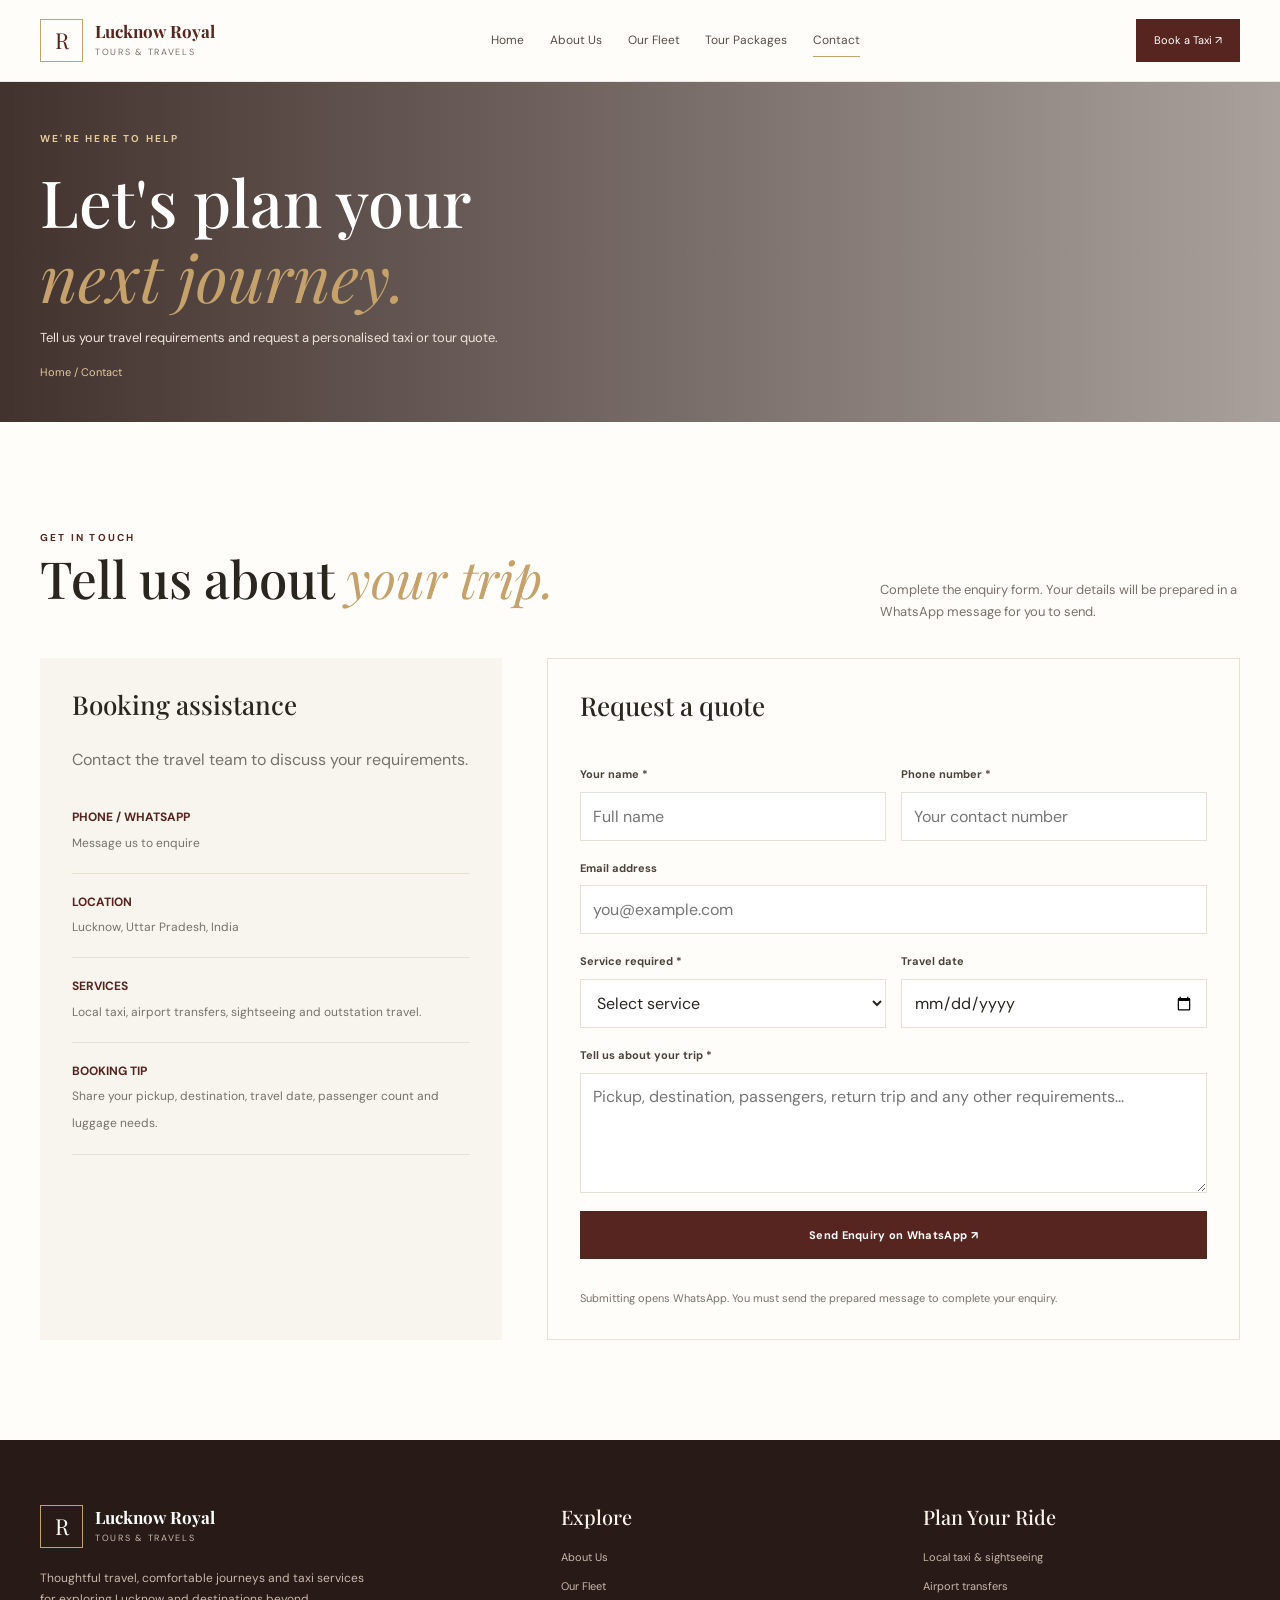
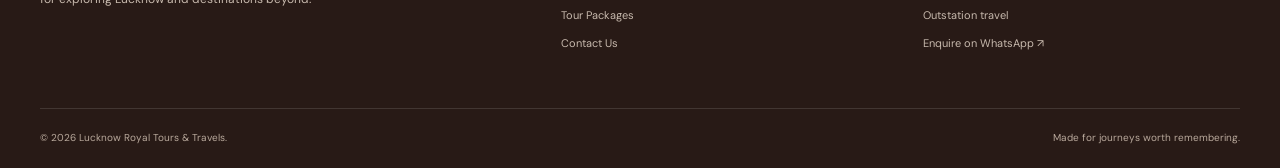
<file: contact.html>
<!DOCTYPE html>
<html lang="en">
<head>
  <meta charset="UTF-8">
  <meta name="viewport" content="width=device-width, initial-scale=1">
  <title>Contact & Book a Taxi | Lucknow Royal Tours & Travels</title>
  <link rel="stylesheet" href="css/style.css">
  <script src="js/script.js" defer></script>
</head>
<body>
  <div id="site-header"></div>

  <main>
    <section class="page-hero">
      <div class="container">
        <span class="eyebrow light">WE'RE HERE TO HELP</span>
        <h1>Let's plan your<br><em>next journey.</em></h1>
        <p>Tell us your travel requirements and request a personalised taxi or tour quote.</p>
        <div class="breadcrumb"><a href="index.html">Home</a> / Contact</div>
      </div>
    </section>

    <section class="section-pad">
      <div class="container">
        <div class="section-heading">
          <div>
            <span class="eyebrow">GET IN TOUCH</span>
            <h2>Tell us about <em>your trip.</em></h2>
          </div>
          <p>Complete the enquiry form. Your details will be prepared in a WhatsApp message for you to send.</p>
        </div>

        <div class="contact-grid">
          <aside class="contact-panel reveal">
            <h3>Booking assistance</h3>
            <p>Contact the travel team to discuss your requirements.</p>

            <div class="contact-detail">
              <strong>PHONE / WHATSAPP</strong>
              <a href="#" data-whatsapp>Message us to enquire</a>
            </div>
            <div class="contact-detail">
              <strong>LOCATION</strong>
              <span>Lucknow, Uttar Pradesh, India</span>
            </div>
            <div class="contact-detail">
              <strong>SERVICES</strong>
              <span>Local taxi, airport transfers, sightseeing and outstation travel.</span>
            </div>
            <div class="contact-detail">
              <strong>BOOKING TIP</strong>
              <span>Share your pickup, destination, travel date, passenger count and luggage needs.</span>
            </div>
          </aside>

          <form class="contact-form reveal" id="contact-form">
            <h3>Request a quote</h3>

            <div class="form-row">
              <label>
                Your name *
                <input name="name" placeholder="Full name" required maxlength="100">
              </label>
              <label>
                Phone number *
                <input name="phone" type="tel" placeholder="Your contact number"
                  pattern="[+0-9() -]{8,20}" required>
              </label>
            </div>

            <label>
              Email address
              <input name="email" type="email" placeholder="you@example.com">
            </label>

            <div class="form-row">
              <label>
                Service required *
                <select name="service" required>
                  <option value="">Select service</option>
                  <option value="Hatchback">Hatchback</option>
                  <option value="Sedan">Sedan</option>
                  <option value="SUV">SUV</option>
                  <option value="Premium SUV">Premium SUV</option>
                  <option value="Tempo Traveller">Tempo Traveller</option>
                  <option value="Outstation Taxi">Outstation Taxi</option>
                  <option value="Airport Transfer">Airport Transfer</option>
                  <option value="Local Sightseeing">Local Sightseeing</option>
                  <option value="Custom Tour">Custom Tour</option>
                </select>
              </label>
              <label>
                Travel date
                <input type="date" name="date" id="contact-date">
              </label>
            </div>

            <label>
              Tell us about your trip *
              <textarea name="message"
                placeholder="Pickup, destination, passengers, return trip and any other requirements..."
                required maxlength="1500"></textarea>
            </label>

            <button class="btn btn-maroon" type="submit">
              Send Enquiry on WhatsApp ↗
            </button>
            <p class="form-note">
              Submitting opens WhatsApp. You must send the prepared message
              to complete your enquiry.
            </p>
          </form>
        </div>
      </div>
    </section>
  </main>

  <div id="site-footer"></div>
</body>
</html>
</file>
<file: css/style.css>
@import url('https://fonts.googleapis.com/css2?family=DM+Sans:wght@400;500;600;700&family=Playfair+Display:ital,wght@0,400;0,500;0,600;1,400;1,500&display=swap');

:root {
  --maroon: #57251f;
  --maroon-dark: #351713;
  --gold: #c5a16b;
  --gold-light: #e3c99b;
  --cream: #f8f5ef;
  --paper: #fffdf9;
  --ink: #29251f;
  --muted: #77716a;
  --line: #e8e0d4;
  --serif: "Playfair Display", Georgia, serif;
  --sans: "DM Sans", Arial, sans-serif;
  --container: 1200px;
}

* { box-sizing: border-box; }

html {
  scroll-behavior: smooth;
  scroll-padding-top: 85px;
}

body {
  margin: 0;
  background: var(--paper);
  color: var(--ink);
  font-family: var(--sans);
  line-height: 1.7;
  -webkit-font-smoothing: antialiased;
}

body, input, select, textarea, button { font-family: var(--sans); }
img { display: block; max-width: 100%; }
a { color: inherit; text-decoration: none; }
button, input, select, textarea { font-size: 16px; }
button, a { -webkit-tap-highlight-color: transparent; }

.container {
  width: min(var(--container), calc(100% - 64px));
  margin-inline: auto;
}

.section-pad { padding-block: 100px; }
.eyebrow {
  display: inline-block;
  color: var(--maroon);
  font-size: 10px;
  font-weight: 700;
  letter-spacing: 2.2px;
  line-height: 1.6;
}
.light { color: var(--gold-light); }

h1, h2, h3, p { margin-top: 0; }
h1, h2, h3 {
  line-height: 1.15;
  font-weight: 500;
}
h1, h2 { font-family: var(--serif); }
h2 { font-size: clamp(34px, 4vw, 54px); margin-bottom: 20px; }
h2 em, h1 em { color: var(--gold); font-weight: 400; }
p { color: var(--muted); }
button, input, select, textarea { max-width: 100%; }

/* HEADER */

.site-header {
  height: 82px;
  background: var(--paper);
  border-bottom: 1px solid rgba(87, 37, 31, .1);
  position: sticky;
  top: 0;
  z-index: 1000;
}

.nav-inner {
  height: 100%;
  display: flex;
  align-items: center;
  justify-content: space-between;
  gap: 24px;
}

.brand {
  display: flex;
  align-items: center;
  gap: 12px;
  flex-shrink: 0;
}
.brand-mark {
  width: 43px;
  height: 43px;
  display: grid;
  place-items: center;
  border: 1px solid var(--gold);
  color: var(--maroon);
  font-family: var(--serif);
  font-size: 22px;
}
.brand-copy strong {
  display: block;
  color: var(--maroon);
  font-family: var(--serif);
  font-size: 17px;
  line-height: 1.2;
}
.brand-copy small {
  display: block;
  margin-top: 4px;
  color: var(--muted);
  font-size: 9px;
  letter-spacing: 1.7px;
  text-transform: uppercase;
}

.nav-links {
  display: flex;
  align-items: center;
  gap: clamp(14px, 2vw, 30px);
}
.nav-links a {
  position: relative;
  padding-block: 8px;
  font-size: 12px;
  color: #554e47;
  white-space: nowrap;
}
.nav-links a::after {
  content: "";
  position: absolute;
  height: 1px;
  background: var(--gold);
  bottom: 2px;
  left: 0;
  width: 0;
  transition: width .3s ease;
}
.nav-links a:hover::after,
.nav-links a.active::after { width: 100%; }

.nav-cta {
  padding: 12px 18px;
  background: var(--maroon);
  color: white;
  font-size: 11px;
  white-space: nowrap;
}
.menu-toggle {
  display: none;
  width: 44px;
  height: 44px;
  background: transparent;
  border: 1px solid var(--line);
  color: var(--maroon);
  font-size: 23px;
  cursor: pointer;
}

/* BUTTONS */

.btn {
  min-height: 48px;
  padding: 14px 23px;
  display: inline-flex;
  align-items: center;
  justify-content: center;
  border: 1px solid transparent;
  text-align: center;
  font-size: 11px;
  font-weight: 700;
  letter-spacing: .3px;
  cursor: pointer;
  transition: background .25s, color .25s, transform .25s;
}
.btn:hover { transform: translateY(-2px); }
.btn-gold { background: var(--gold); color: #261b12; }
.btn-gold:hover { background: var(--gold-light); }
.btn-maroon { background: var(--maroon); color: white; }
.btn-maroon:hover { background: var(--maroon-dark); }
.btn-outline { border-color: rgba(255,255,255,.7); color: white; }
.btn-outline:hover { background: white; color: var(--maroon); }
.text-link {
  color: var(--maroon);
  font-size: 12px;
  font-weight: 700;
  border-bottom: 1px solid var(--gold);
  padding-bottom: 6px;
}

/* HOME HERO */

.hero {
  position: relative;
  min-height: min(720px, 78vw);
  min-height: clamp(560px, 72vh, 760px);
  display: flex;
  align-items: center;
  overflow: hidden;
  background: #2c211b;
}
.hero-image, .hero-overlay {
  position: absolute;
  inset: 0;
}
.hero-image {
  background-image: url("https://images.unsplash.com/photo-1503376780353-7e6692767b70?auto=format&fit=crop&w=2200&q=90");
  background-size: cover;
  background-position: center 55%;
  animation: heroReveal 1.2s ease both, heroDrift 22s ease-in-out infinite alternate;
}
.hero-overlay {
  background: linear-gradient(90deg, rgba(27,19,15,.89) 0%, rgba(27,19,15,.68) 43%, rgba(27,19,15,.08) 100%);
}
.hero-content {
  position: relative;
  z-index: 1;
  padding-block: 90px;
  animation: fadeUp .9s .1s both;
}
.hero h1 {
  max-width: 650px;
  margin: 22px 0;
  color: #fffaf1;
  font-size: clamp(52px, 7vw, 90px);
  letter-spacing: -2px;
}
.hero-content > p {
  max-width: 460px;
  color: #e6dfd4;
  font-size: 14px;
  line-height: 1.9;
}
.hero-actions { display: flex; flex-wrap: wrap; gap: 12px; margin-top: 30px; }
.hero-note {
  margin-top: 42px;
  color: #e8e0d4;
  font-size: 10px;
  letter-spacing: .3px;
}
.gold-dot {
  display: inline-block;
  width: 7px;
  height: 7px;
  margin-right: 8px;
  border-radius: 50%;
  background: var(--gold);
}
.hero-index {
  position: absolute;
  right: 32px;
  bottom: 30px;
  color: rgba(255,255,255,.75);
  font-size: 10px;
  letter-spacing: 3px;
}

/* BOOKING FORM */

.booking-strip { padding-block: 55px; background: var(--cream); }
.booking-heading, .section-heading {
  display: flex;
  justify-content: space-between;
  align-items: end;
  gap: 32px;
  margin-bottom: 30px;
}
.booking-heading h2 { font-size: 32px; margin: 10px 0 0; }
.booking-caption { color: var(--muted); font-size: 12px; }
.booking-form {
  display: grid;
  grid-template-columns: 1.1fr 1.1fr .9fr 1fr auto;
  align-items: end;
  gap: 12px;
}
.booking-form label, .contact-form label {
  display: grid;
  gap: 8px;
  color: #4b423a;
  font-size: 11px;
  font-weight: 700;
}
.booking-form input, .booking-form select,
.contact-form input, .contact-form select, .contact-form textarea {
  width: 100%;
  min-width: 0;
  min-height: 49px;
  padding: 12px;
  background: white;
  border: 1px solid var(--line);
  border-radius: 0;
  color: var(--ink);
  outline: none;
}
.booking-form input:focus, .booking-form select:focus,
.contact-form input:focus, .contact-form textarea:focus {
  border-color: var(--gold);
  box-shadow: 0 0 0 2px rgba(197,161,107,.15);
}
.booking-form .btn { width: 100%; padding-inline: 15px; }
.form-note { margin: 12px 0 0; font-size: 11px; }

/* SECTION HEADINGS AND SERVICES */

.section-heading > p { max-width: 360px; margin-bottom: 5px; font-size: 13px; }
.service-grid {
  display: grid;
  grid-template-columns: repeat(3, 1fr);
  gap: 18px;
}
.service-card {
  position: relative;
  padding: 35px;
  min-height: 260px;
  background: var(--cream);
  border: 1px solid transparent;
  transition: transform .3s, border-color .3s, background .3s;
}
.service-card:hover {
  transform: translateY(-5px);
  background: white;
  border-color: var(--line);
}
.service-number {
  position: absolute;
  top: 28px;
  right: 28px;
  color: #b3a99b;
  font-size: 11px;
}
.service-icon {
  width: 46px;
  height: 46px;
  margin-bottom: 24px;
  display: grid;
  place-items: center;
  border: 1px solid var(--gold);
  color: var(--maroon);
  font-size: 23px;
}
.service-card h3 { font-family: var(--serif); font-size: 23px; }
.service-card p { font-size: 12px; line-height: 1.8; }
.service-card > a, .vehicle-info > a {
  color: var(--maroon);
  font-size: 11px;
  font-weight: 700;
}

/* FEATURE */

.feature-section { background: #f1ece3; }
.feature-grid {
  display: grid;
  grid-template-columns: 1.05fr .95fr;
  align-items: center;
  gap: clamp(35px, 7vw, 90px);
}
.feature-image { position: relative; }
.feature-image img {
  width: 100%;
  height: 490px;
  object-fit: cover;
}
.image-label {
  position: absolute;
  left: 20px;
  bottom: 20px;
  padding: 13px 16px;
  background: var(--paper);
  color: var(--maroon);
  font-size: 9px;
  letter-spacing: 1.5px;
}
.feature-copy h2 { margin-top: 15px; }
.feature-copy > p { font-size: 13px; line-height: 1.9; }
.check-list {
  display: grid;
  gap: 14px;
  padding: 0;
  margin: 25px 0 30px;
  list-style: none;
}
.check-list li { font-size: 12px; }
.check-list li::before {
  content: "✓";
  color: var(--gold);
  margin-right: 12px;
  font-weight: 700;
}

/* VEHICLE CARDS */

.fleet-preview { background: var(--paper); }
.vehicle-grid {
  display: grid;
  grid-template-columns: repeat(3, minmax(0, 1fr));
  gap: 20px;
}
.vehicle-card {
  min-width: 0;
  background: white;
  border: 1px solid var(--line);
  overflow: hidden;
}
.vehicle-card > img {
  width: 100%;
  height: 235px;
  object-fit: cover;
  transition: transform .6s;
}
.vehicle-card:hover > img { transform: scale(1.045); }
.vehicle-card { overflow: hidden; }
.vehicle-info { padding: 24px; }
.vehicle-info h3 { margin: 10px 0; font-family: var(--serif); font-size: 25px; }
.vehicle-info p { font-size: 12px; min-height: 42px; }

/* DESTINATION BANNER */

.destination-section {
  position: relative;
  background:
    linear-gradient(90deg, rgba(42,23,18,.92), rgba(42,23,18,.38)),
    url("https://images.unsplash.com/photo-1561361513-2d000a50f0dc?auto=format&fit=crop&w=2000&q=85") center 50% / cover;
}
.destination-content { max-width: 660px; }
.destination-content h2 { color: white; font-size: clamp(42px, 5vw, 65px); margin-top: 15px; }
.destination-content p { max-width: 490px; color: #e8dfd4; font-size: 13px; margin-bottom: 28px; }

/* CTA */

.final-cta {
  display: flex;
  justify-content: space-between;
  align-items: center;
  gap: 30px;
  padding: 45px;
  background: var(--cream);
}
.final-cta h2 { font-size: clamp(28px, 3.5vw, 42px); margin: 10px 0; }
.final-cta p { font-size: 12px; margin-bottom: 0; }

/* SHARED INNER PAGE HERO */

.page-hero {
  min-height: 340px;
  display: flex;
  align-items: center;
  background:
    linear-gradient(90deg, rgba(40,22,17,.88), rgba(40,22,17,.4)),
    url("https://images.unsplash.com/photo-1519608487953-e999c86e7455?auto=format&fit=crop&w=1800&q=85") center / cover;
  color: white;
}
.page-hero h1 { margin: 14px 0; font-size: clamp(42px, 6vw, 65px); }
.page-hero p { max-width: 550px; color: #eee5da; font-size: 13px; }
.breadcrumb { font-size: 11px; color: var(--gold-light); }

/* ABOUT */

.about-grid {
  display: grid;
  grid-template-columns: 1fr 1fr;
  gap: 65px;
  align-items: center;
}
.about-grid img { width: 100%; height: 430px; object-fit: cover; }
.about-grid p { font-size: 13px; line-height: 1.95; }
.stats-grid {
  display: grid;
  grid-template-columns: repeat(3, 1fr);
  gap: 15px;
  margin-top: 28px;
}
.stat-card { padding: 22px 15px; background: var(--cream); }
.stat-card strong { display: block; color: var(--maroon); font-family: var(--serif); font-size: 26px; }
.stat-card span { color: var(--muted); font-size: 10px; }

/* FLEET PAGE */

.full-fleet-grid {
  display: grid;
  grid-template-columns: repeat(3, minmax(0, 1fr));
  gap: 22px;
}
.fleet-card {
  background: white;
  border: 1px solid var(--line);
  min-width: 0;
}
.fleet-card img { width: 100%; height: 230px; object-fit: cover; }
.fleet-card-content { padding: 24px; }
.fleet-card h3 { font-family: var(--serif); font-size: 24px; margin: 8px 0; }
.fleet-card p { font-size: 12px; }
.fleet-meta {
  display: flex;
  justify-content: space-between;
  gap: 10px;
  padding-block: 12px;
  margin-bottom: 15px;
  border-block: 1px solid var(--line);
  color: var(--muted);
  font-size: 10px;
}
.fleet-card .btn { width: 100%; }

/* PACKAGES */

.package-grid {
  display: grid;
  grid-template-columns: repeat(3, minmax(0, 1fr));
  gap: 22px;
}
.package-card {
  border: 1px solid var(--line);
  background: white;
}
.package-card img { width: 100%; height: 230px; object-fit: cover; }
.package-content { padding: 24px; }
.package-content h3 { font-family: var(--serif); font-size: 25px; }
.package-content p { font-size: 12px; }
.package-content .btn { width: 100%; margin-top: 12px; }

/* CONTACT */

.contact-grid {
  display: grid;
  grid-template-columns: .8fr 1.2fr;
  gap: 45px;
}
.contact-panel { padding: 32px; background: var(--cream); }
.contact-panel h3, .contact-form h3 { font-family: var(--serif); font-size: 26px; }
.contact-detail { padding-block: 18px; border-bottom: 1px solid var(--line); }
.contact-detail strong { display: block; color: var(--maroon); font-size: 12px; }
.contact-detail span, .contact-detail a { font-size: 12px; color: var(--muted); overflow-wrap: anywhere; }
.contact-form {
  padding: 32px;
  border: 1px solid var(--line);
  display: grid;
  gap: 18px;
}
.form-row { display: grid; grid-template-columns: 1fr 1fr; gap: 15px; }
.contact-form textarea { min-height: 120px; resize: vertical; }
.contact-form .btn { width: 100%; }

/* FOOTER */

.site-footer { padding: 65px 0 22px; background: #281a16; color: #f8f2e9; }
.footer-grid {
  display: grid;
  grid-template-columns: 1.5fr 1fr 1fr;
  gap: 45px;
  padding-bottom: 45px;
}
.footer-brand .brand-copy strong { color: white; }
.footer-brand p { max-width: 340px; margin-top: 20px; color: #c7b9ad; font-size: 12px; }
.footer-column h3 { font-family: var(--serif); font-size: 20px; }
.footer-column a, .footer-column p {
  display: block;
  color: #c7b9ad;
  font-size: 11px;
  margin-bottom: 10px;
}
.footer-column a:hover { color: var(--gold-light); }
.footer-bottom {
  padding-top: 20px;
  border-top: 1px solid rgba(255,255,255,.12);
  display: flex;
  justify-content: space-between;
  gap: 20px;
  color: #b9a99c;
  font-size: 10px;
}

/* ANIMATIONS */

.reveal {
  opacity: 0;
  transform: translateY(24px);
  transition: opacity .75s ease, transform .75s ease;
}
.reveal.visible { opacity: 1; transform: translateY(0); }

@keyframes fadeUp {
  from { opacity: 0; transform: translateY(22px); }
  to { opacity: 1; transform: translateY(0); }
}
@keyframes heroReveal {
  from { opacity: .45; }
  to { opacity: 1; }
}
@keyframes heroDrift {
  from { transform: scale(1); }
  to { transform: scale(1.07); }
}

/* TABLETS */

@media (max-width: 1050px) {
  .container { width: calc(100% - 44px); }
  .nav-inner { gap: 15px; }
  .nav-links { gap: 15px; }
  .nav-links a { font-size: 11px; }
  .nav-cta { padding: 11px 13px; font-size: 10px; }
  .booking-form { grid-template-columns: repeat(2, minmax(0, 1fr)); }
  .booking-form .btn { min-height: 49px; }
  .service-card { padding: 26px; }
  .feature-grid { gap: 35px; }
  .feature-image img { height: 420px; }
  .vehicle-card > img, .fleet-card img, .package-card img { height: 195px; }
  .full-fleet-grid, .package-grid { gap: 15px; }
}

@media (max-width: 800px) {
  .site-header { height: 72px; }
  .menu-toggle { display: block; margin-left: auto; }
  .nav-cta { display: none; }
  .nav-links {
    position: absolute;
    top: 71px;
    left: 0;
    right: 0;
    padding: 14px 22px 24px;
    display: none;
    flex-direction: column;
    align-items: stretch;
    gap: 0;
    background: var(--paper);
    border-bottom: 1px solid var(--line);
    box-shadow: 0 15px 25px rgba(0,0,0,.06);
  }
  .nav-links.open { display: flex; }
  .nav-links a { padding: 13px 5px; font-size: 13px; }
  .nav-links a::after { display: none; }
  .nav-links a.active { color: var(--maroon); font-weight: 700; }
  .hero { min-height: 640px; }
  .hero-image { background-position: 60% center; }
  .hero-overlay { background: linear-gradient(90deg, rgba(27,19,15,.85), rgba(27,19,15,.4)); }
  .hero-content { padding-block: 75px; }
  .hero h1 { font-size: clamp(50px, 9vw, 74px); }
  .section-pad { padding-block: 75px; }
  .booking-strip { padding-block: 45px; }
  .service-grid { grid-template-columns: 1fr 1fr; }
  .service-card:last-child { grid-column: 1 / -1; }
  .feature-grid, .about-grid { grid-template-columns: 1fr; gap: 35px; }
  .feature-image img { height: 380px; }
  .feature-copy { max-width: 620px; }
  .vehicle-grid, .full-fleet-grid, .package-grid { grid-template-columns: repeat(2, minmax(0, 1fr)); }
  .vehicle-card:last-child { grid-column: 1 / -1; }
  .vehicle-card:last-child img { height: 280px; }
  .contact-grid { grid-template-columns: 1fr; gap: 24px; }
  .footer-grid { grid-template-columns: 1fr 1fr; gap: 32px; }
  .footer-brand { grid-column: 1 / -1; }
  .final-cta { padding: 32px; }
}

/* PHONES */

@media (max-width: 540px) {
  .container { width: calc(100% - 36px); }
  .section-pad { padding-block: 58px; }
  .brand-mark { width: 38px; height: 38px; font-size: 20px; }
  .brand { gap: 9px; }
  .brand-copy strong { font-size: 14px; }
  .brand-copy small { font-size: 8px; letter-spacing: 1px; }
  .hero { min-height: 620px; min-height: 82svh; }
  .hero-image { background-position: 62% center; }
  .hero-overlay { background: linear-gradient(90deg, rgba(25,17,13,.87), rgba(25,17,13,.52)); }
  .hero-content { padding-block: 55px; }
  .hero h1 { font-size: clamp(46px, 13vw, 62px); letter-spacing: -1.5px; }
  .hero-content > p { font-size: 13px; }
  .hero-actions { align-items: stretch; flex-direction: column; max-width: 270px; }
  .hero-note { max-width: 290px; line-height: 1.8; }
  .hero-index { right: 18px; bottom: 18px; font-size: 8px; }
  .booking-heading, .section-heading { align-items: flex-start; flex-direction: column; gap: 14px; }
  .booking-heading h2 { font-size: 28px; }
  .booking-form { grid-template-columns: minmax(0, 1fr); gap: 15px; }
  .booking-form input, .booking-form select { min-height: 50px; }
  .service-grid, .vehicle-grid, .full-fleet-grid, .package-grid { grid-template-columns: minmax(0, 1fr); }
  .service-card:last-child, .vehicle-card:last-child { grid-column: auto; }
  .service-card { min-height: auto; padding: 27px; }
  .vehicle-card > img, .vehicle-card:last-child img,
  .fleet-card img, .package-card img { height: 235px; }
  .vehicle-info p { min-height: auto; }
  .feature-image img { height: 300px; }
  .destination-section { background-position: 60% center; }
  .final-cta { align-items: stretch; flex-direction: column; padding: 25px 22px; }
  .final-cta .btn { width: 100%; }
  .page-hero { min-height: 310px; }
  .page-hero h1 { font-size: 43px; }
  .about-grid img { height: 300px; }
  .stats-grid { gap: 8px; }
  .stat-card { padding: 17px 10px; }
  .stat-card strong { font-size: 21px; }
  .stat-card span { font-size: 9px; }
  .contact-panel, .contact-form { padding: 23px 18px; }
  .form-row { grid-template-columns: 1fr; }
  .footer-grid { grid-template-columns: 1fr 1fr; gap: 25px 16px; }
  .footer-brand { grid-column: 1 / -1; }
  .footer-column h3 { font-size: 18px; }
  .footer-bottom { flex-direction: column; gap: 7px; }
}

@media (max-width: 350px) {
  .container { width: calc(100% - 26px); }
  .brand-copy strong { font-size: 12px; }
  .brand-copy small { font-size: 7px; }
  .hero h1 { font-size: 42px; }
  .hero-actions { max-width: 100%; }
  .footer-grid { grid-template-columns: 1fr; }
  .footer-brand { grid-column: auto; }
}

/* ACCESSIBILITY */

@media (prefers-reduced-motion: reduce) {
  *, *::before, *::after {
    scroll-behavior: auto !important;
    animation-duration: .01ms !important;
    animation-iteration-count: 1 !important;
    transition-duration: .01ms !important;
  }
  .reveal { opacity: 1; transform: none; }
}


/* =========================================
   LUXURY EDITORIAL HOMEPAGE
   ========================================= */

.luxury-home {
  background: #f7f5f0;
  color: #17251e;
}

.luxury-home .site-header {
  background: rgba(247, 245, 240, .97);
}

.luxury-home .hero,
.luxury-home .booking-strip,
.luxury-home .feature-section,
.luxury-home .destination-section,
.luxury-home .final-cta {
  /* The new homepage uses its own sections below. */
}

/* HERO */

.luxury-hero {
  min-height: min(760px, calc(100svh - 82px));
  min-height: max(565px, calc(100svh - 82px));
  position: relative;
  isolation: isolate;
  overflow: hidden;
  display: flex;
  align-items: center;
  background: #e9e1d4;
}

.luxury-hero-photo {
  position: absolute;
  z-index: -3;
  inset: 0;
  background-image: url("https://images.unsplash.com/photo-1503376780353-7e6692767b70?auto=format&fit=crop&w=2200&q=90");
  background-size: cover;
  background-position: center 56%;
  animation: luxuryImageEntrance 1.2s ease-out both;
}

.luxury-hero-shade {
  position: absolute;
  z-index: -2;
  inset: 0;
  background: linear-gradient(
    90deg,
    #f7f5f0 0%,
    rgba(247,245,240,.98) 24%,
    rgba(247,245,240,.91) 35%,
    rgba(247,245,240,.50) 47%,
    rgba(247,245,240,.04) 65%,
    transparent 100%
  );
}

.luxury-copy {
  width: min(520px, 47%);
  margin-left: max(4.7%, calc((100vw - 1400px) / 2));
  padding-block: 55px 75px;
  animation: luxuryTextEntrance 1s .15s both;
}

.luxury-kicker {
  display: block;
  font-size: 9px;
  font-weight: 600;
  letter-spacing: 3px;
  line-height: 1.8;
  color: #50574f;
}

.luxury-copy h1 {
  margin: 25px 0 22px;
  font-family: var(--serif);
  font-size: clamp(57px, 6.8vw, 100px);
  font-weight: 500;
  line-height: .84;
  letter-spacing: -4px;
  color: #10271d;
}

.luxury-copy h1 em {
  font-style: normal;
  color: #10271d;
}

.luxury-description {
  max-width: 390px;
  margin-bottom: 23px;
  color: #64655f;
  font-size: 14px;
  line-height: 1.75;
}

.luxury-actions {
  display: flex;
  align-items: center;
  flex-wrap: wrap;
  gap: 24px;
}

.luxury-primary {
  min-height: 48px;
  padding: 13px 20px;
  display: inline-flex;
  align-items: center;
  justify-content: center;
  gap: 23px;
  background: #10271d;
  color: white;
  font-family: var(--serif);
  font-size: 14px;
  transition: background .25s, transform .25s;
}

.luxury-primary:hover {
  background: #294638;
  transform: translateY(-2px);
}

.luxury-primary span { font-family: var(--sans); }

.luxury-secondary {
  display: inline-flex;
  align-items: center;
  gap: 9px;
  padding: 10px 0 5px;
  border-bottom: 1px solid #8c8b7f;
  color: #252e28;
  font-size: 12px;
  transition: color .25s;
}

.luxury-secondary:hover { color: #987343; }

/* TRUST STRIP */

.luxury-trust {
  display: flex;
  align-items: center;
  gap: 13px;
  margin-top: 30px;
}

.trust-avatars {
  display: flex;
  padding-left: 2px;
}

.trust-avatars span {
  width: 29px;
  height: 29px;
  margin-left: -3px;
  display: grid;
  place-items: center;
  border: 2px solid #f7f5f0;
  border-radius: 50%;
  background: #34463a;
  color: white;
  font-family: var(--serif);
  font-size: 11px;
}

.trust-avatars span:nth-child(2) { background: #80664c; }
.trust-avatars span:nth-child(3) { background: #606f68; }
.trust-avatars span:nth-child(4) { background: #d0b58b; color: #30291f; }

.luxury-trust p {
  margin: 0;
  color: #72736d;
  font-size: 10px;
  line-height: 1.6;
}

.collection-card {
  position: absolute;
  right: 3.5%;
  bottom: 24px;
  width: min(440px, 44%);
  min-height: 82px;
  padding: 12px 12px 12px 19px;
  display: flex;
  align-items: center;
  gap: 15px;
  background: rgba(37, 36, 32, .92);
  color: white;
  border: 1px solid rgba(255,255,255,.13);
  border-radius: 6px;
  box-shadow: 0 12px 35px rgba(0,0,0,.12);
  transition: background .25s, transform .25s;
  animation: luxuryTextEntrance .9s .45s both;
}

.collection-card:hover {
  background: #18251e;
  transform: translateY(-3px);
}

.collection-copy {
  flex: 1;
  min-width: 0;
}

.collection-copy > span {
  display: block;
  margin-bottom: 7px;
  color: #d9cbb4;
  font-size: 8px;
  letter-spacing: 2px;
}

.collection-copy strong {
  display: block;
  font-family: var(--serif);
  font-size: 19px;
  font-weight: 400;
  line-height: 1.2;
}

.collection-copy p { display: none; }

.collection-arrow {
  color: #e4d4bb;
  font-size: 22px;
}

.collection-thumbnails {
  display: flex;
  gap: 5px;
  flex-shrink: 0;
}

.collection-thumbnails img {
  width: 62px;
  height: 53px;
  object-fit: cover;
  border-radius: 3px;
}

.luxury-location {
  position: absolute;
  top: 25px;
  right: 30px;
  color: rgba(255,255,255,.88);
  font-size: 9px;
  letter-spacing: 2px;
}

/* SUPPORTING CONTENT */

.luxury-intro { background: #f7f5f0; }

.luxury-intro-grid {
  display: grid;
  grid-template-columns: 1.1fr .9fr;
  align-items: end;
  gap: 50px;
}

.luxury-intro h2 {
  margin: 15px 0 0;
  font-size: clamp(35px, 4.3vw, 56px);
  line-height: 1.13;
  color: #17271f;
}

.luxury-intro h2 em,
.luxury-booking h2 em {
  color: #987747;
}

.luxury-intro-grid > p {
  max-width: 420px;
  margin: 0 0 5px;
  font-size: 13px;
  line-height: 1.95;
}

.luxury-fleet { background: #efebe3; }

.luxury-fleet .vehicle-card {
  border-color: #e3dbcf;
  background: #faf8f4;
}

.luxury-fleet .vehicle-card > img {
  height: 260px;
  object-fit: cover;
}

.luxury-fleet .vehicle-info h3 {
  color: #17271f;
}

.luxury-booking {
  background: #e8e0d3;
}

.luxury-booking-inner {
  text-align: center;
}

.luxury-booking h2 {
  margin: 18px auto;
  font-size: clamp(38px, 5vw, 64px);
  color: #17271f;
}

.luxury-booking p {
  font-size: 13px;
  margin-bottom: 25px;
}

/* ANIMATIONS */

@keyframes luxuryImageEntrance {
  from { opacity: .5; transform: scale(1.035); }
  to { opacity: 1; transform: scale(1); }
}

@keyframes luxuryTextEntrance {
  from { opacity: 0; transform: translateY(20px); }
  to { opacity: 1; transform: translateY(0); }
}

/* LARGE LAPTOPS */

@media (min-width: 1500px) {
  .luxury-copy {
    width: 560px;
    margin-left: max(5%, calc((100vw - 1450px) / 2));
  }

  .luxury-copy h1 { font-size: 105px; }
}

/* TABLETS */

@media (max-width: 900px) {
  .luxury-hero {
    min-height: 700px;
    align-items: flex-start;
  }

  .luxury-hero-photo {
    background-position: 59% center;
  }

  .luxury-hero-shade {
    background: linear-gradient(
      90deg,
      rgba(247,245,240,.98) 0%,
      rgba(247,245,240,.92) 35%,
      rgba(247,245,240,.58) 57%,
      rgba(247,245,240,.04) 100%
    );
  }

  .luxury-copy {
    width: 58%;
    margin-left: 5%;
    padding-top: 75px;
  }

  .luxury-copy h1 {
    font-size: clamp(56px, 8vw, 76px);
    letter-spacing: -2.5px;
  }

  .collection-card { width: 400px; max-width: 60%; }
  .luxury-intro-grid { gap: 30px; }
  .luxury-fleet .vehicle-card > img { height: 210px; }
}

/* MOBILE */

@media (max-width: 600px) {
  .luxury-hero {
    min-height: 780px;
    min-height: max(750px, 96svh);
    align-items: flex-start;
    background: #eee8dd;
  }

  .luxury-hero-photo {
    inset: 220px 0 0;
    background-position: 59% center;
  }

  .luxury-hero-shade {
    background: linear-gradient(
      180deg,
      #f7f5f0 0%,
      #f7f5f0 24%,
      rgba(247,245,240,.97) 34%,
      rgba(247,245,240,.75) 49%,
      rgba(247,245,240,.10) 76%,
      rgba(30,27,22,.15) 100%
    );
  }

  .luxury-copy {
    width: auto;
    max-width: 100%;
    margin: 0;
    padding: 43px 21px 220px;
  }

  .luxury-kicker {
    max-width: 100%;
    font-size: 8px;
    letter-spacing: 1.7px;
  }

  .luxury-copy h1 {
    margin: 20px 0 15px;
    font-size: clamp(48px, 12vw, 67px);
    line-height: .9;
    letter-spacing: -2px;
  }

  .luxury-description {
    max-width: 340px;
    margin-bottom: 17px;
    font-size: 12px;
    line-height: 1.7;
  }

  .luxury-actions {
    gap: 13px;
    align-items: flex-start;
  }

  .luxury-primary {
    min-height: 45px;
    padding: 12px 14px;
    gap: 12px;
    font-size: 12px;
  }

  .luxury-secondary {
    font-size: 10px;
    gap: 5px;
  }

  .luxury-trust { margin-top: 19px; }
  .luxury-trust p { font-size: 9px; }

  .collection-card {
    left: 15px;
    right: 15px;
    bottom: 16px;
    width: auto;
    max-width: none;
    min-height: 74px;
    padding: 10px 12px;
    gap: 9px;
  }

  .collection-copy > span {
    font-size: 7px;
    letter-spacing: 1.5px;
  }

  .collection-copy strong { font-size: 15px; }
  .collection-arrow { font-size: 18px; }

  .collection-thumbnails img {
    width: 43px;
    height: 43px;
  }

  .luxury-location {
    top: auto;
    bottom: 111px;
    right: 19px;
    font-size: 8px;
    text-shadow: 0 1px 6px #000;
  }

  .luxury-intro-grid {
    grid-template-columns: 1fr;
    gap: 20px;
  }

  .luxury-intro h2 { font-size: 36px; }
  .luxury-intro-grid > p { font-size: 12px; }
  .luxury-fleet .vehicle-card > img { height: 225px; }
}

/* VERY SMALL PHONES */

@media (max-width: 360px) {
  .luxury-copy { padding-inline: 15px; }
  .luxury-copy h1 { font-size: 46px; }
  .luxury-kicker { font-size: 7px; letter-spacing: 1.2px; }
  .luxury-actions { flex-direction: column; }
  .luxury-trust { margin-top: 13px; }
  .collection-card { left: 10px; right: 10px; }
  .collection-thumbnails img { width: 35px; height: 40px; }
  .collection-copy strong { font-size: 13px; }
}

@media (prefers-reduced-motion: reduce) {
  .luxury-hero-photo,
  .luxury-copy,
  .collection-card {
    animation: none;
  }
}
</file>
